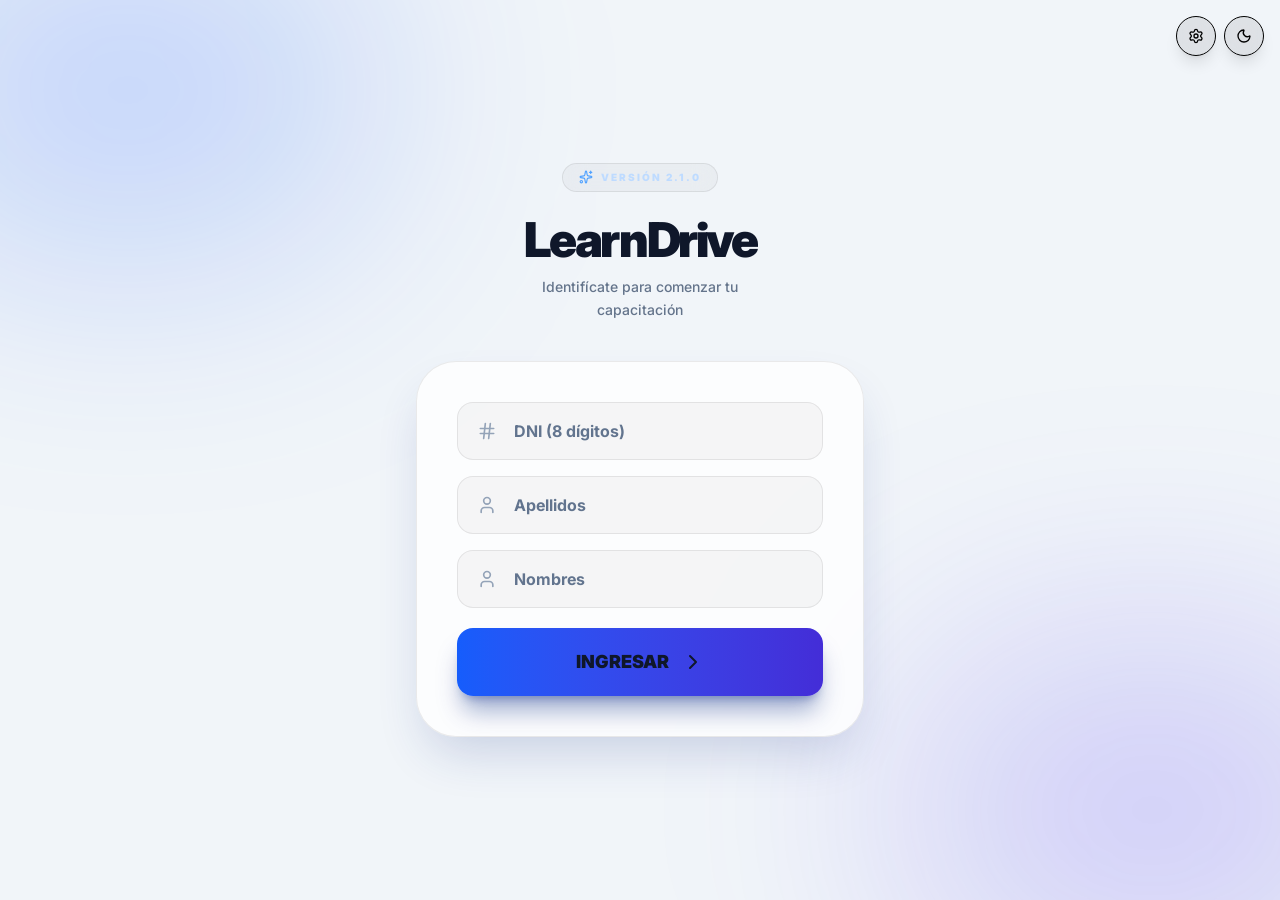
<file: index.html>
<!DOCTYPE html>
<html lang="es">
  <head>
    <meta charset="UTF-8" />
    <link rel="icon" type="image/svg+xml" href="/favicon.svg" />
    <meta name="viewport" content="width=device-width, initial-scale=1.0, viewport-fit=cover, maximum-scale=1.0, user-scalable=no" />
    <meta name="description" content="LearnDrive AI - Plataforma de aprendizaje corporativo móvil con contenido personalizado por perfil" />
    <meta name="theme-color" content="#0f172a" />
    <meta name="apple-mobile-web-app-capable" content="yes" />
    <meta name="apple-mobile-web-app-status-bar-style" content="black-translucent" />
    <link rel="preconnect" href="https://fonts.googleapis.com" />
    <link rel="preconnect" href="https://fonts.gstatic.com" crossorigin />
    <link href="https://fonts.googleapis.com/css2?family=Inter:wght@300;400;500;600;700;800&display=swap" rel="stylesheet" />
    <title>LearnDrive AI - Tu tutor personal de aprendizaje</title>
    <script>
      // Aplica el tema antes del primer render para evitar el parpadeo oscuro.
      // Por defecto (primer ingreso) la app arranca en modo light.
      (function () {
        try {
          var saved = localStorage.getItem('learn-theme');
          document.documentElement.classList.toggle('light-mode', saved !== 'dark');
        } catch (e) {
          document.documentElement.classList.add('light-mode');
        }
      })();
    </script>
    <script type="module" crossorigin src="/assets/index-pMIaS6U8.js"></script>
    <link rel="modulepreload" crossorigin href="/assets/rolldown-runtime-CNC7AqOf.js">
    <link rel="stylesheet" crossorigin href="/assets/index-Brkdv6w_.css">
  <link rel="manifest" href="/manifest.webmanifest"><script id="vite-plugin-pwa:register-sw" src="/registerSW.js"></script></head>
  <body>
    <div id="root"></div>
  </body>
</html>
</file>
